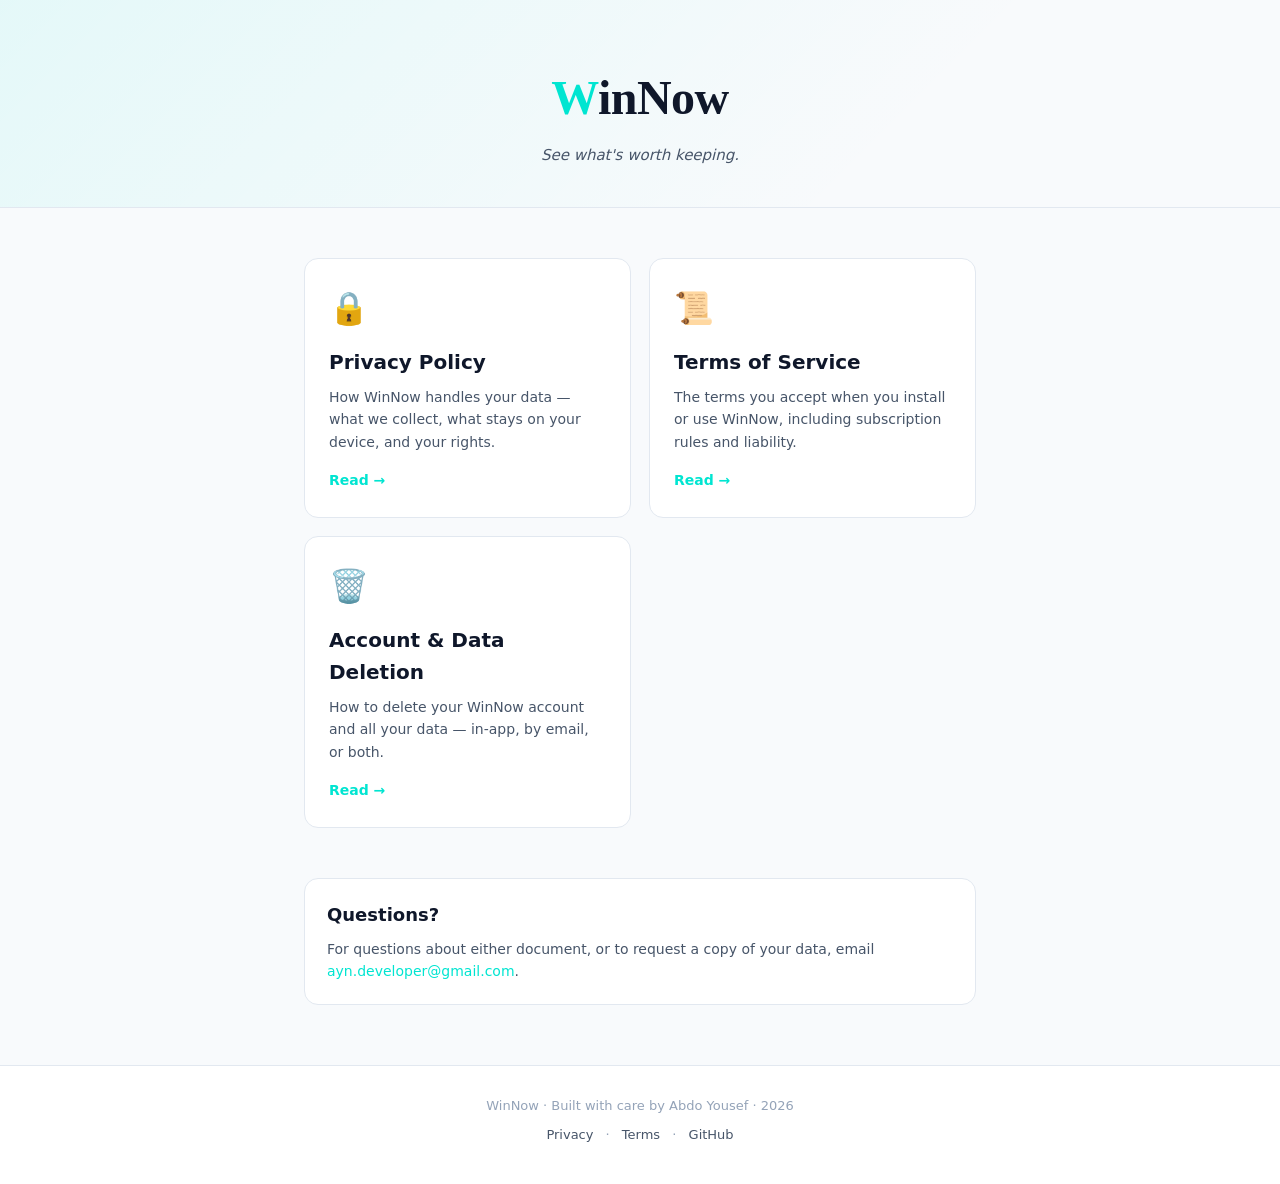
<file: index.html>
<!DOCTYPE html>
<html lang="en">
<head>
<meta charset="UTF-8">
<meta name="viewport" content="width=device-width, initial-scale=1.0">
<title>WinNow — Legal</title>
<meta name="description" content="WinNow legal documents — Privacy Policy and Terms of Service.">
<link rel="stylesheet" href="style.css">
</head>
<body>
<header class="hero">
  <div class="container">
    <div class="brand">
      <span class="brand-w">W</span><span class="brand-rest">inNow</span>
    </div>
    <p class="tagline">See what's worth keeping.</p>
  </div>
</header>

<main class="container">
  <section class="card-grid">
    <a class="card" href="privacy.html">
      <div class="card-icon">🔒</div>
      <h2>Privacy Policy</h2>
      <p>How WinNow handles your data — what we collect, what stays on your device, and your rights.</p>
      <span class="card-cta">Read →</span>
    </a>

    <a class="card" href="terms.html">
      <div class="card-icon">📜</div>
      <h2>Terms of Service</h2>
      <p>The terms you accept when you install or use WinNow, including subscription rules and liability.</p>
      <span class="card-cta">Read →</span>
    </a>

    <a class="card" href="account-deletion.html">
      <div class="card-icon">🗑️</div>
      <h2>Account &amp; Data Deletion</h2>
      <p>How to delete your WinNow account and all your data — in-app, by email, or both.</p>
      <span class="card-cta">Read →</span>
    </a>
  </section>

  <section class="contact">
    <h3>Questions?</h3>
    <p>
      For questions about either document, or to request a copy of your data, email
      <a href="mailto:ayn.developer@gmail.com">ayn.developer@gmail.com</a>.
    </p>
  </section>
</main>

<footer>
  <div class="container">
    <p>WinNow · Built with care by Abdo Yousef · 2026</p>
    <p class="links">
      <a href="privacy.html">Privacy</a> ·
      <a href="terms.html">Terms</a> ·
      <a href="https://github.com/abdoooyousef/winnow">GitHub</a>
    </p>
  </div>
</footer>
</body>
</html>
</file>
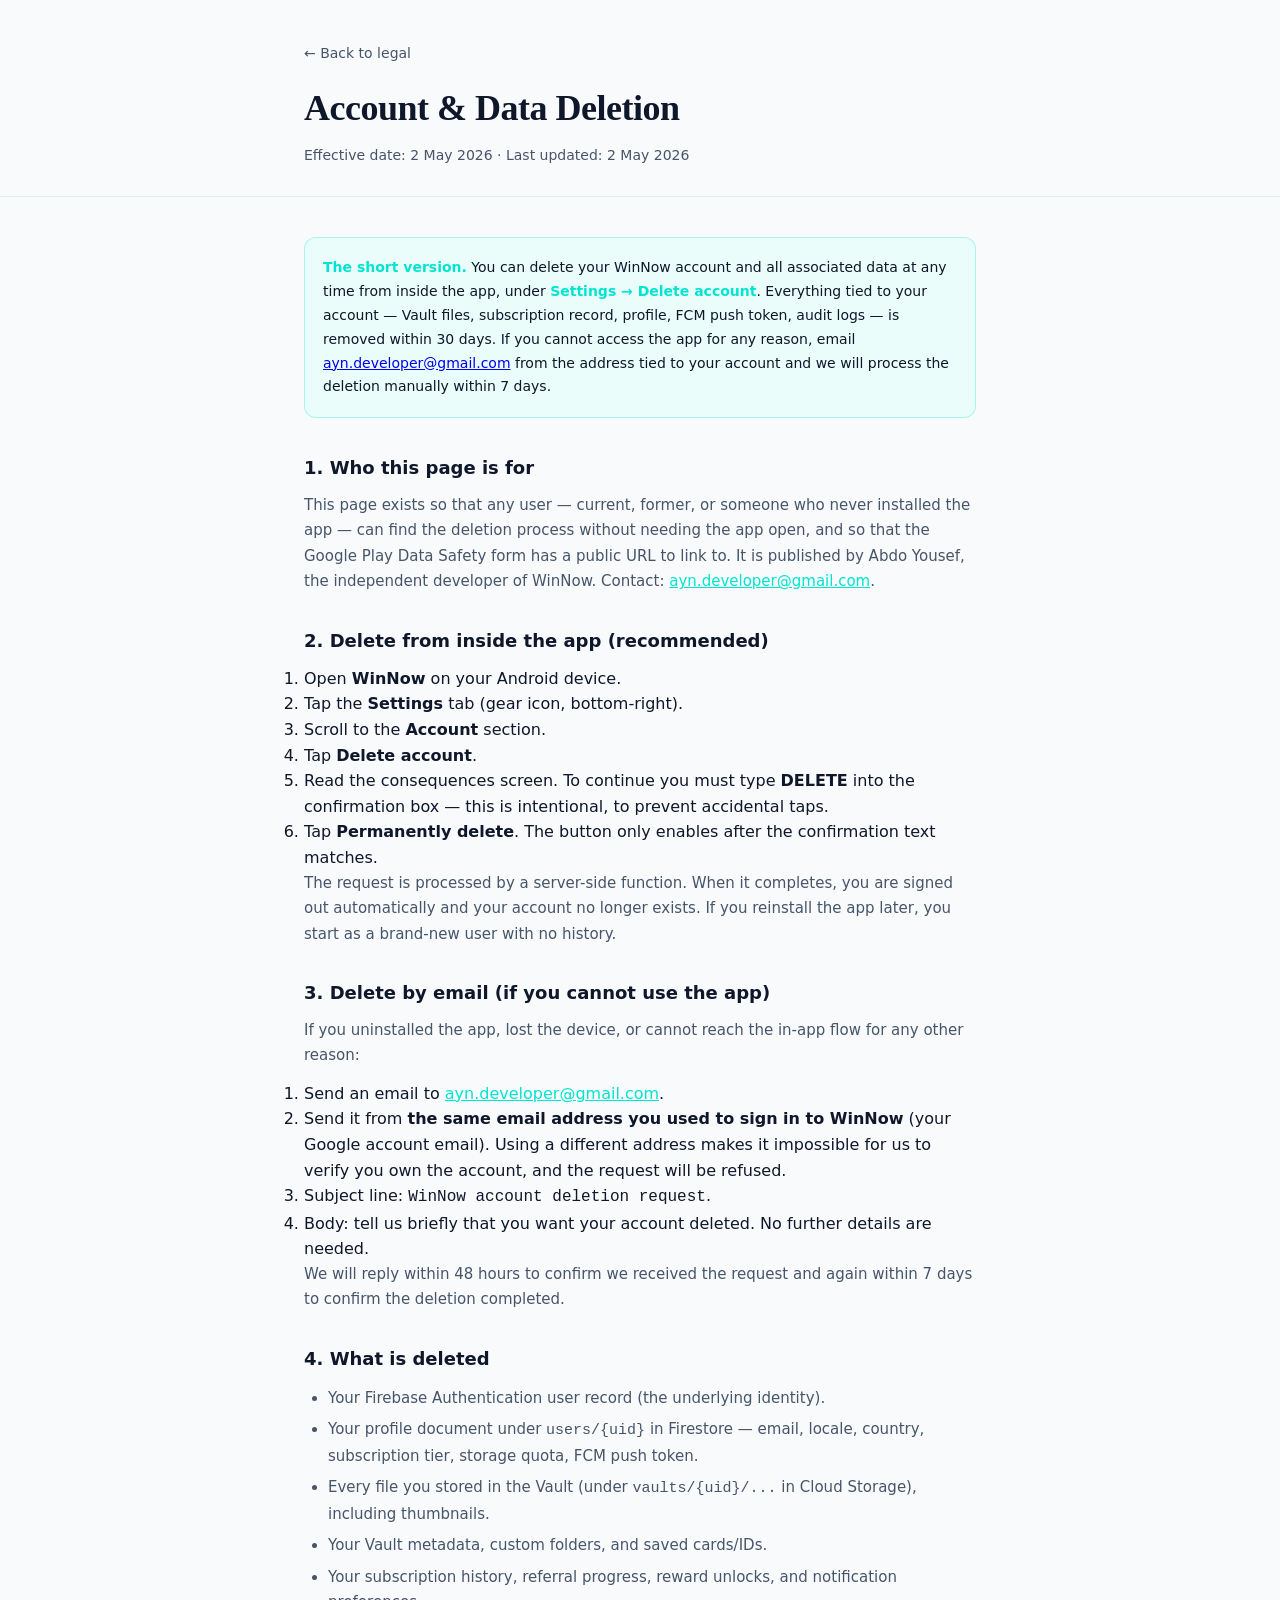
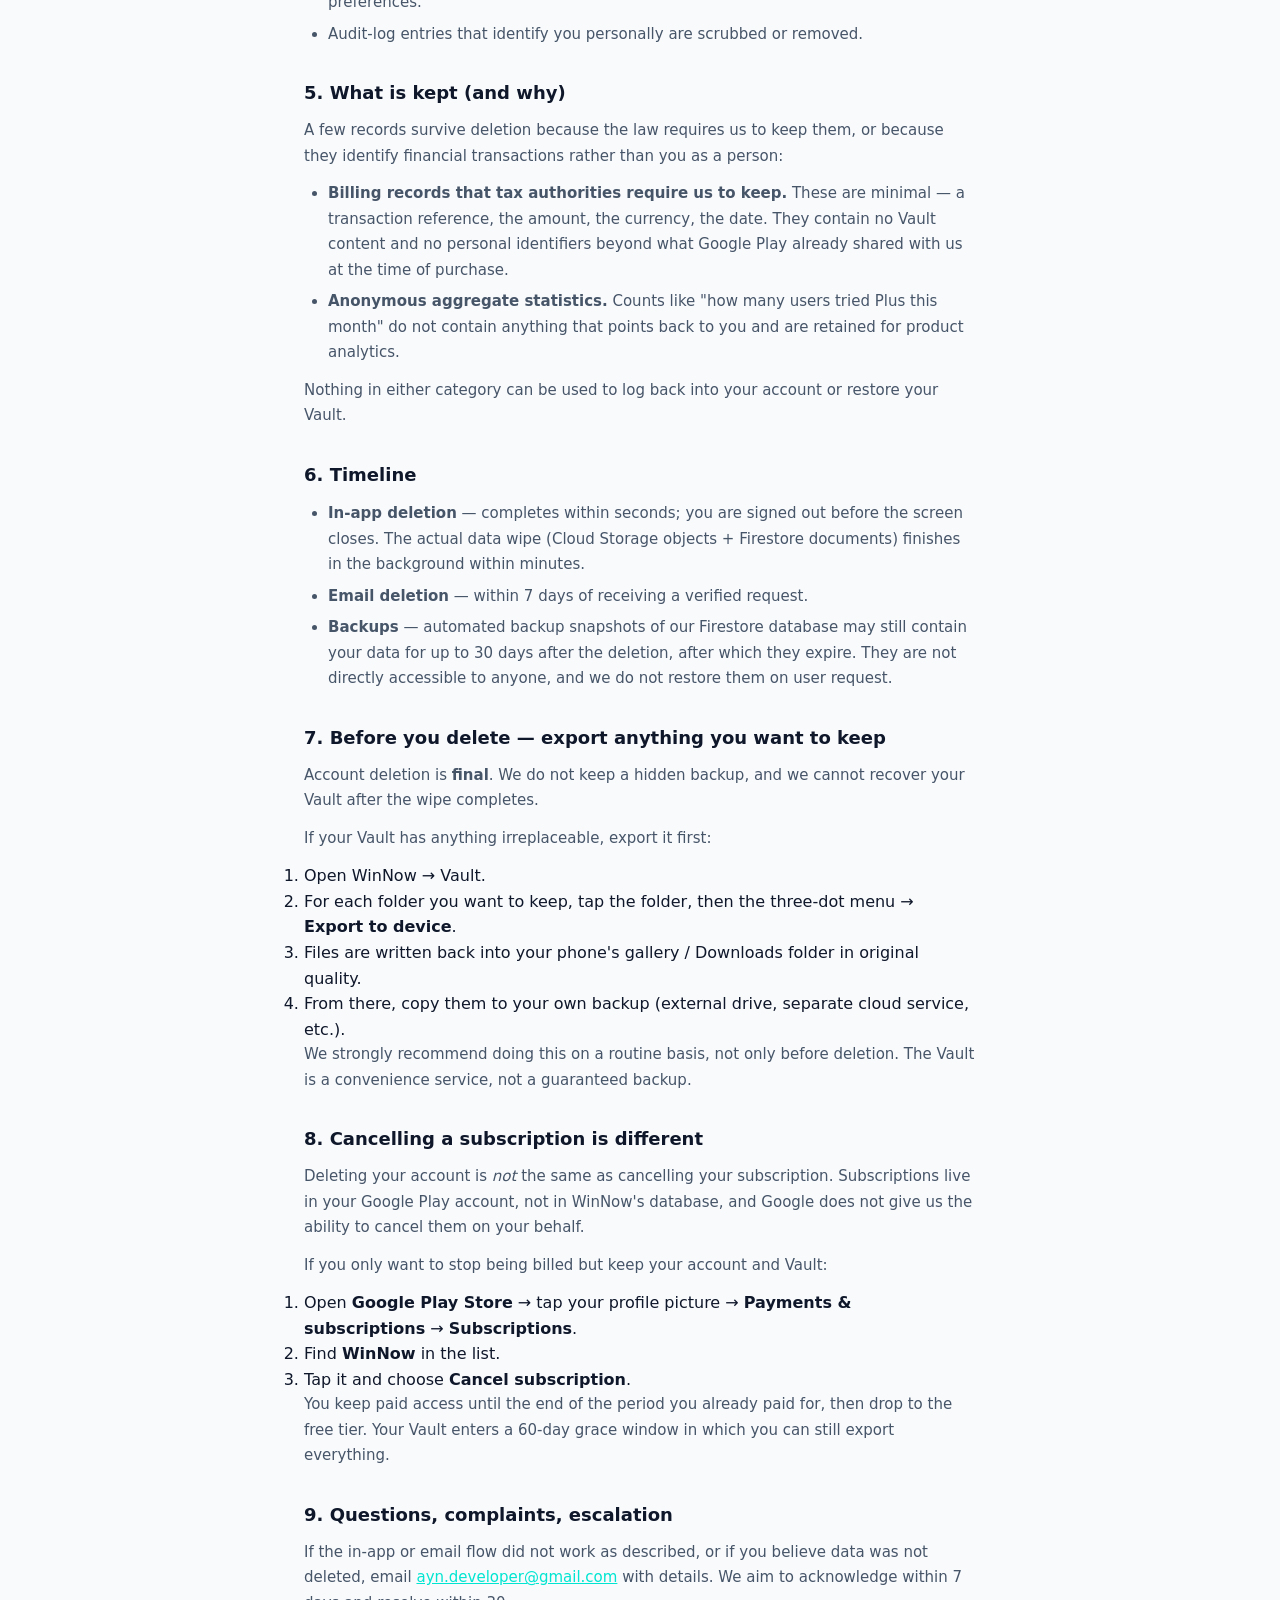
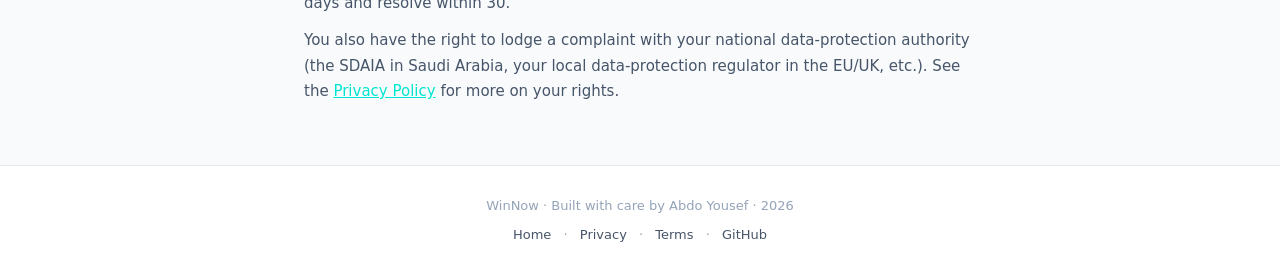
<file: account-deletion.html>
<!DOCTYPE html>
<html lang="en">
<head>
<meta charset="UTF-8">
<meta name="viewport" content="width=device-width, initial-scale=1.0">
<title>Account &amp; Data Deletion — WinNow</title>
<meta name="description" content="How to delete your WinNow account and what happens to your data — in-app, by email, or both.">
<link rel="stylesheet" href="style.css">
</head>
<body>

<header class="doc-header">
  <div class="container">
    <a class="doc-back" href="index.html">← Back to legal</a>
    <h1 class="doc-title">Account &amp; Data Deletion</h1>
    <p class="doc-meta">Effective date: 2 May 2026 · Last updated: 2 May 2026</p>
  </div>
</header>

<main class="container">

  <div class="doc-intro">
    <strong>The short version.</strong> You can delete your WinNow account and all associated data at any time from inside the app, under <strong>Settings → Delete account</strong>. Everything tied to your account — Vault files, subscription record, profile, FCM push token, audit logs — is removed within 30 days. If you cannot access the app for any reason, email <a href="mailto:ayn.developer@gmail.com">ayn.developer@gmail.com</a> from the address tied to your account and we will process the deletion manually within 7 days.
  </div>

  <section class="doc-section">
    <h2>1. Who this page is for</h2>
    <p>This page exists so that any user — current, former, or someone who never installed the app — can find the deletion process without needing the app open, and so that the Google Play Data Safety form has a public URL to link to. It is published by Abdo Yousef, the independent developer of WinNow. Contact: <a href="mailto:ayn.developer@gmail.com">ayn.developer@gmail.com</a>.</p>
  </section>

  <section class="doc-section">
    <h2>2. Delete from inside the app (recommended)</h2>
    <ol>
      <li>Open <strong>WinNow</strong> on your Android device.</li>
      <li>Tap the <strong>Settings</strong> tab (gear icon, bottom-right).</li>
      <li>Scroll to the <strong>Account</strong> section.</li>
      <li>Tap <strong>Delete account</strong>.</li>
      <li>Read the consequences screen. To continue you must type <strong>DELETE</strong> into the confirmation box — this is intentional, to prevent accidental taps.</li>
      <li>Tap <strong>Permanently delete</strong>. The button only enables after the confirmation text matches.</li>
    </ol>
    <p>The request is processed by a server-side function. When it completes, you are signed out automatically and your account no longer exists. If you reinstall the app later, you start as a brand-new user with no history.</p>
  </section>

  <section class="doc-section">
    <h2>3. Delete by email (if you cannot use the app)</h2>
    <p>If you uninstalled the app, lost the device, or cannot reach the in-app flow for any other reason:</p>
    <ol>
      <li>Send an email to <a href="mailto:ayn.developer@gmail.com">ayn.developer@gmail.com</a>.</li>
      <li>Send it from <strong>the same email address you used to sign in to WinNow</strong> (your Google account email). Using a different address makes it impossible for us to verify you own the account, and the request will be refused.</li>
      <li>Subject line: <code>WinNow account deletion request</code>.</li>
      <li>Body: tell us briefly that you want your account deleted. No further details are needed.</li>
    </ol>
    <p>We will reply within 48 hours to confirm we received the request and again within 7 days to confirm the deletion completed.</p>
  </section>

  <section class="doc-section">
    <h2>4. What is deleted</h2>
    <ul>
      <li>Your Firebase Authentication user record (the underlying identity).</li>
      <li>Your profile document under <code>users/{uid}</code> in Firestore — email, locale, country, subscription tier, storage quota, FCM push token.</li>
      <li>Every file you stored in the Vault (under <code>vaults/{uid}/...</code> in Cloud Storage), including thumbnails.</li>
      <li>Your Vault metadata, custom folders, and saved cards/IDs.</li>
      <li>Your subscription history, referral progress, reward unlocks, and notification preferences.</li>
      <li>Audit-log entries that identify you personally are scrubbed or removed.</li>
    </ul>
  </section>

  <section class="doc-section">
    <h2>5. What is kept (and why)</h2>
    <p>A few records survive deletion because the law requires us to keep them, or because they identify financial transactions rather than you as a person:</p>
    <ul>
      <li><strong>Billing records that tax authorities require us to keep.</strong> These are minimal — a transaction reference, the amount, the currency, the date. They contain no Vault content and no personal identifiers beyond what Google Play already shared with us at the time of purchase.</li>
      <li><strong>Anonymous aggregate statistics.</strong> Counts like "how many users tried Plus this month" do not contain anything that points back to you and are retained for product analytics.</li>
    </ul>
    <p>Nothing in either category can be used to log back into your account or restore your Vault.</p>
  </section>

  <section class="doc-section">
    <h2>6. Timeline</h2>
    <ul>
      <li><strong>In-app deletion</strong> — completes within seconds; you are signed out before the screen closes. The actual data wipe (Cloud Storage objects + Firestore documents) finishes in the background within minutes.</li>
      <li><strong>Email deletion</strong> — within 7 days of receiving a verified request.</li>
      <li><strong>Backups</strong> — automated backup snapshots of our Firestore database may still contain your data for up to 30 days after the deletion, after which they expire. They are not directly accessible to anyone, and we do not restore them on user request.</li>
    </ul>
  </section>

  <section class="doc-section">
    <h2>7. Before you delete — export anything you want to keep</h2>
    <p>Account deletion is <strong>final</strong>. We do not keep a hidden backup, and we cannot recover your Vault after the wipe completes.</p>
    <p>If your Vault has anything irreplaceable, export it first:</p>
    <ol>
      <li>Open WinNow → Vault.</li>
      <li>For each folder you want to keep, tap the folder, then the three-dot menu → <strong>Export to device</strong>.</li>
      <li>Files are written back into your phone's gallery / Downloads folder in original quality.</li>
      <li>From there, copy them to your own backup (external drive, separate cloud service, etc.).</li>
    </ol>
    <p>We strongly recommend doing this on a routine basis, not only before deletion. The Vault is a convenience service, not a guaranteed backup.</p>
  </section>

  <section class="doc-section">
    <h2>8. Cancelling a subscription is different</h2>
    <p>Deleting your account is <em>not</em> the same as cancelling your subscription. Subscriptions live in your Google Play account, not in WinNow's database, and Google does not give us the ability to cancel them on your behalf.</p>
    <p>If you only want to stop being billed but keep your account and Vault:</p>
    <ol>
      <li>Open <strong>Google Play Store</strong> → tap your profile picture → <strong>Payments &amp; subscriptions</strong> → <strong>Subscriptions</strong>.</li>
      <li>Find <strong>WinNow</strong> in the list.</li>
      <li>Tap it and choose <strong>Cancel subscription</strong>.</li>
    </ol>
    <p>You keep paid access until the end of the period you already paid for, then drop to the free tier. Your Vault enters a 60-day grace window in which you can still export everything.</p>
  </section>

  <section class="doc-section">
    <h2>9. Questions, complaints, escalation</h2>
    <p>If the in-app or email flow did not work as described, or if you believe data was not deleted, email <a href="mailto:ayn.developer@gmail.com">ayn.developer@gmail.com</a> with details. We aim to acknowledge within 7 days and resolve within 30.</p>
    <p>You also have the right to lodge a complaint with your national data-protection authority (the SDAIA in Saudi Arabia, your local data-protection regulator in the EU/UK, etc.). See the <a href="privacy.html">Privacy Policy</a> for more on your rights.</p>
  </section>

</main>

<footer>
  <div class="container">
    <p>WinNow · Built with care by Abdo Yousef · 2026</p>
    <p class="links">
      <a href="index.html">Home</a> ·
      <a href="privacy.html">Privacy</a> ·
      <a href="terms.html">Terms</a> ·
      <a href="https://github.com/abdoooyousef/winnow">GitHub</a>
    </p>
  </div>
</footer>

</body>
</html>
</file>
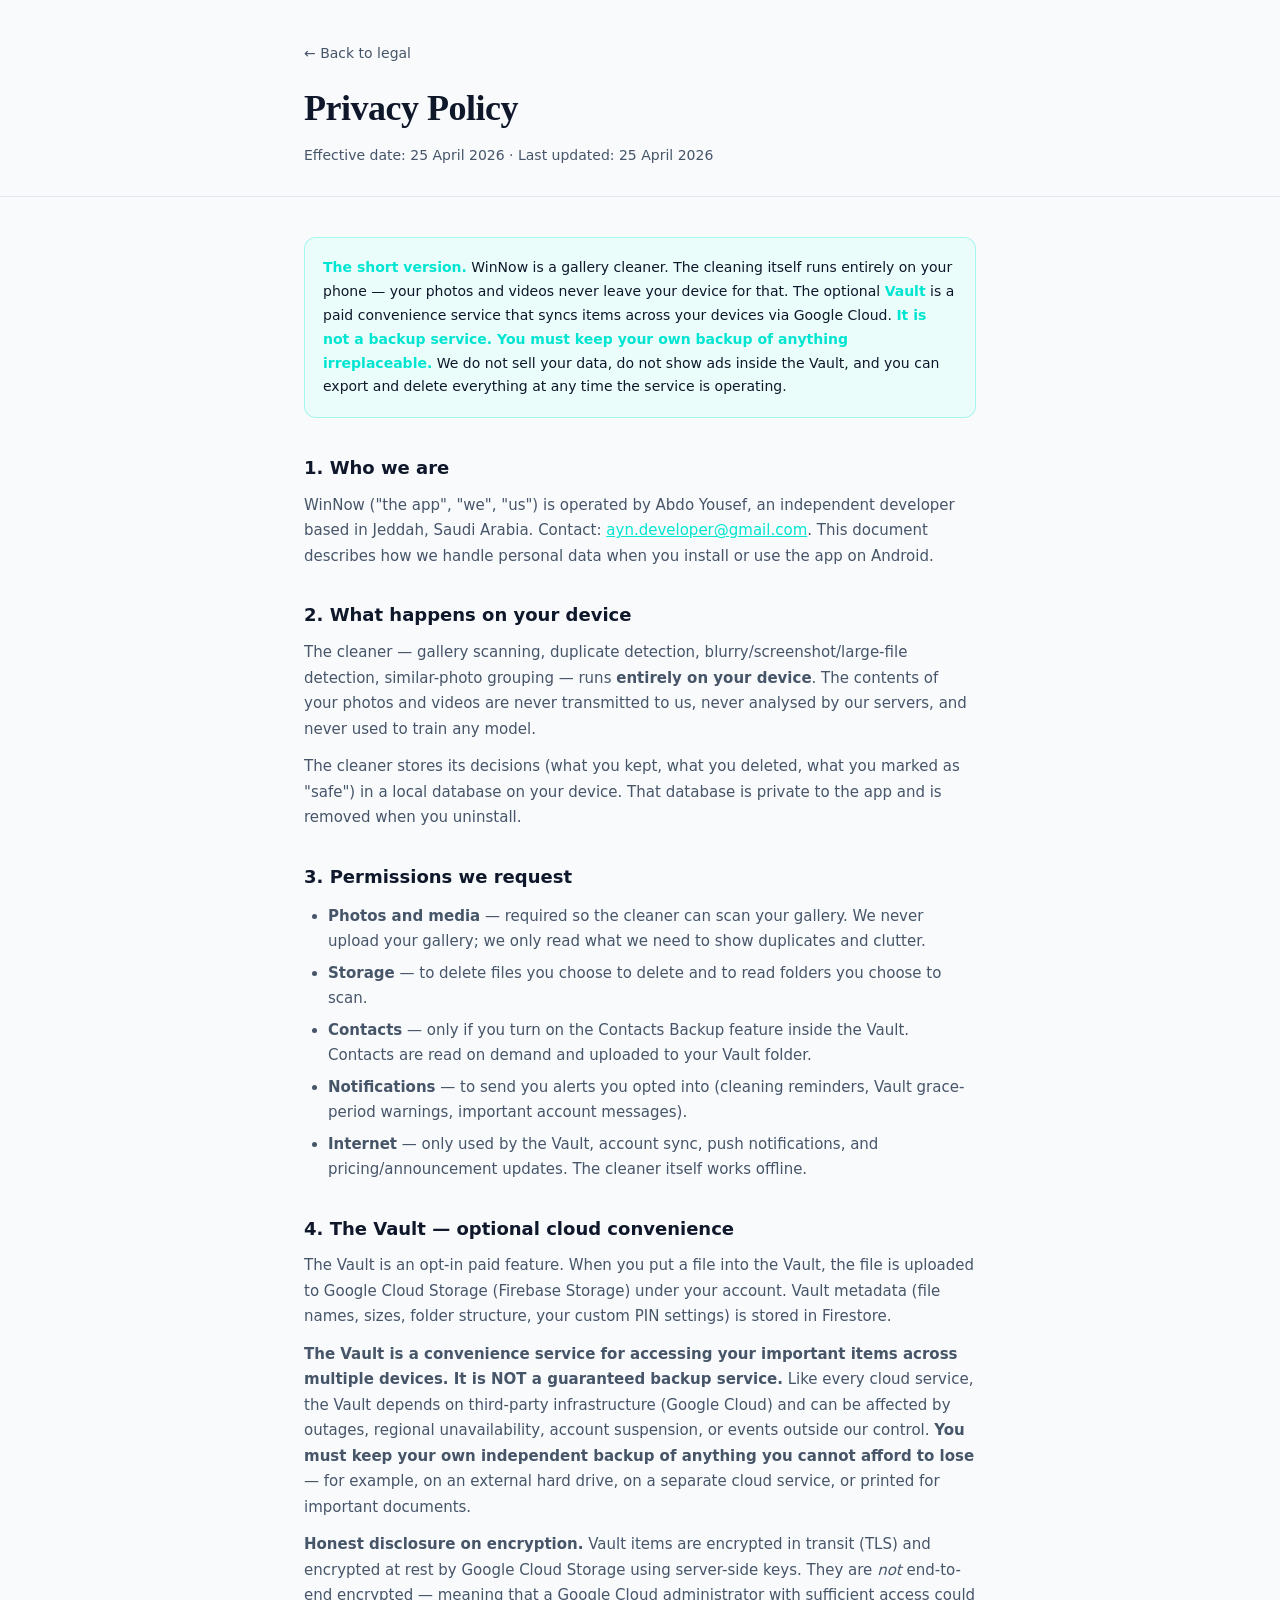
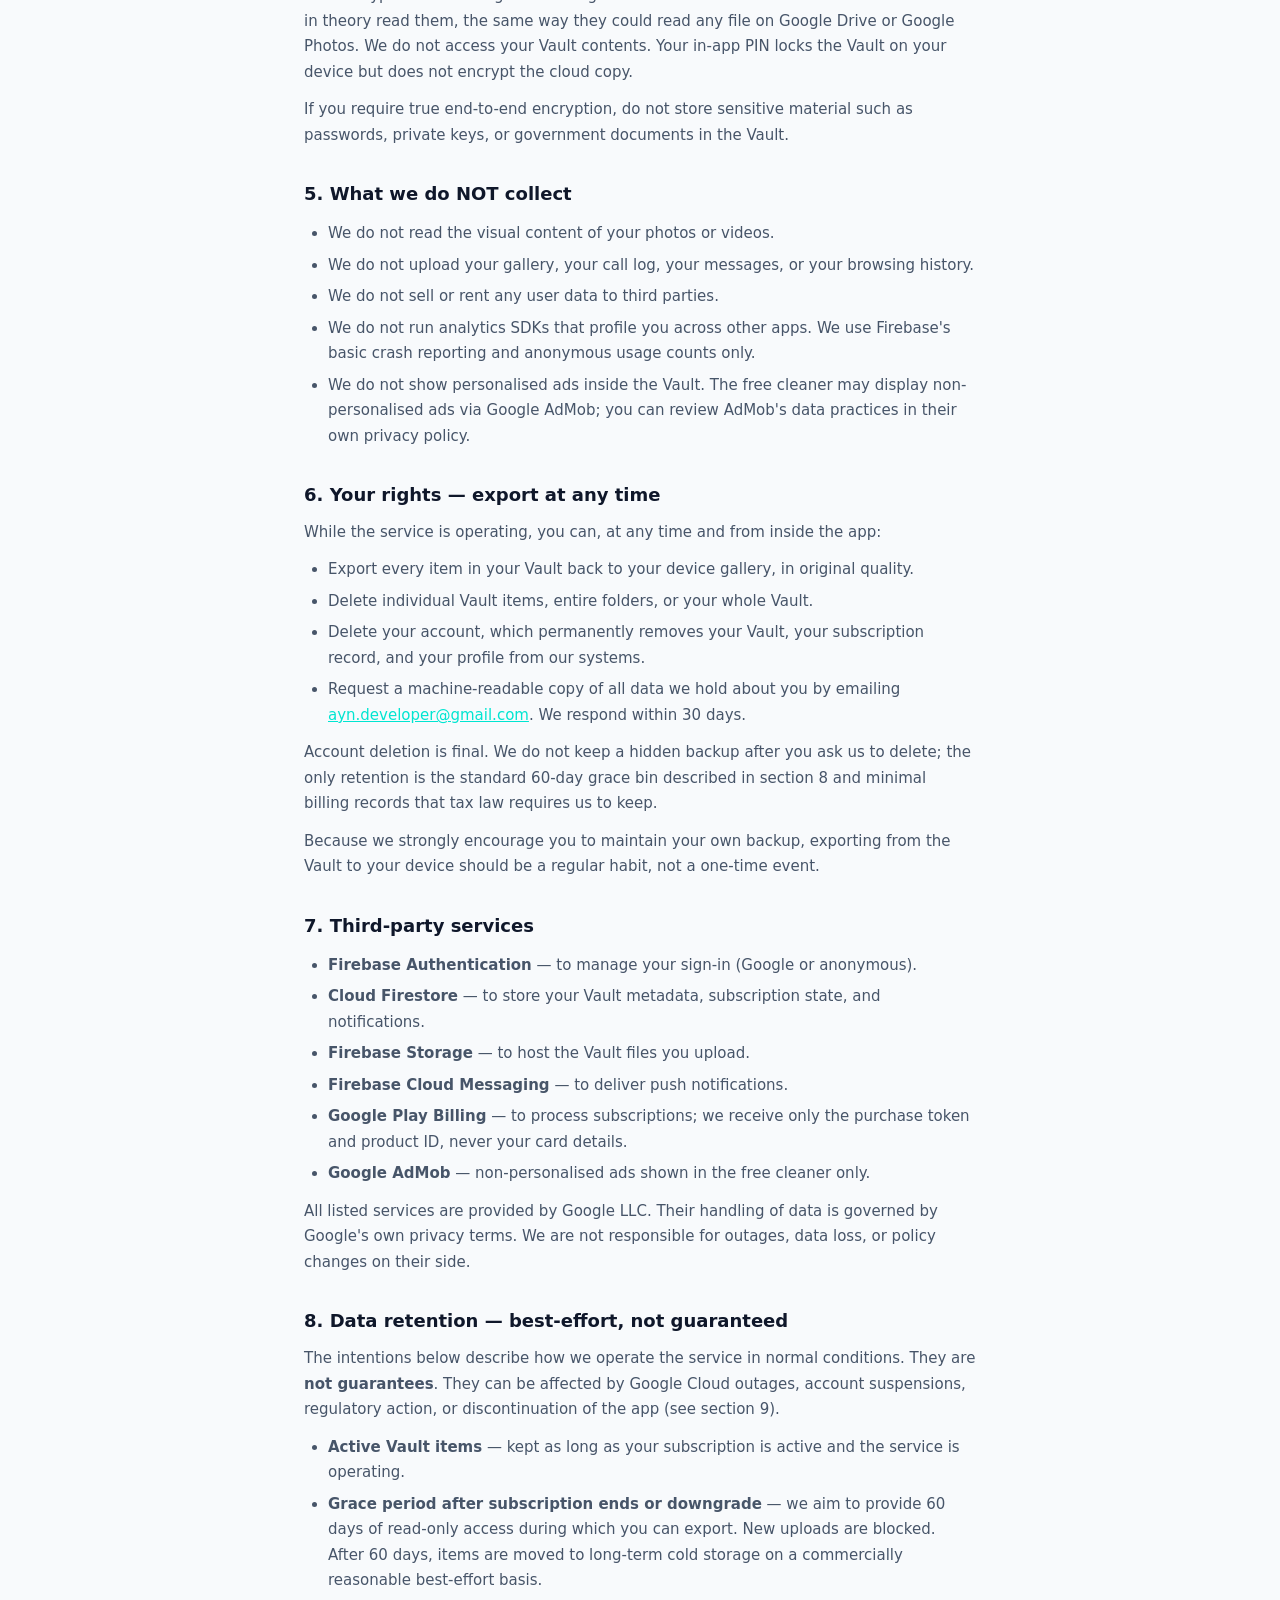
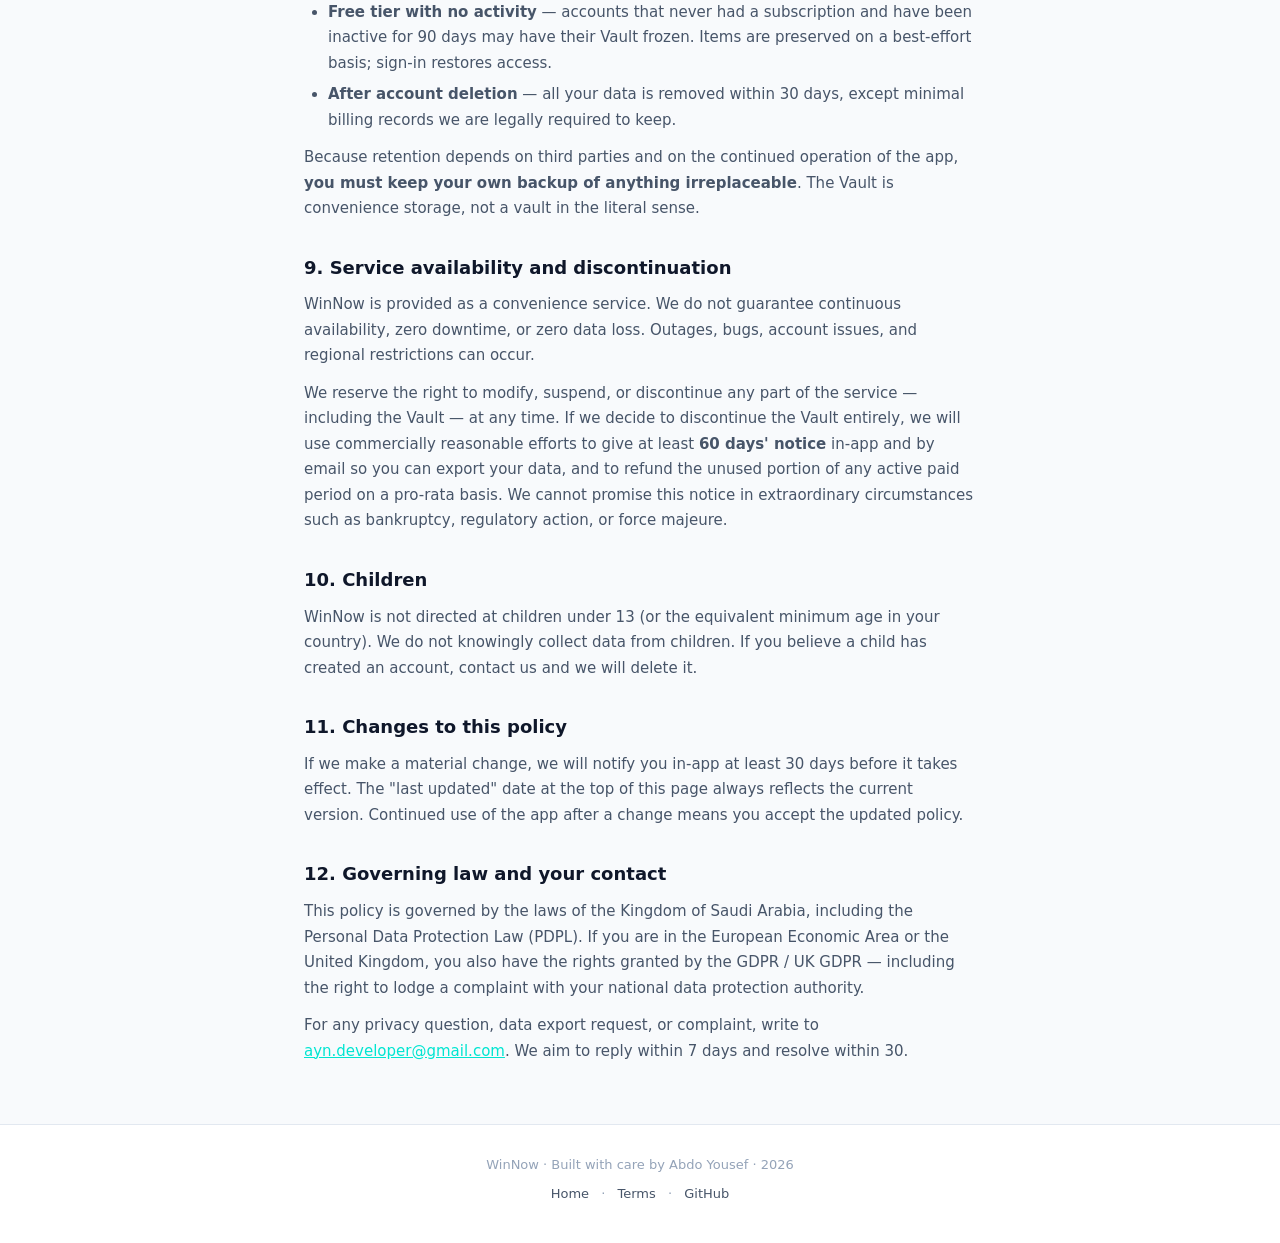
<file: privacy.html>
<!DOCTYPE html>
<html lang="en">
<head>
<meta charset="UTF-8">
<meta name="viewport" content="width=device-width, initial-scale=1.0">
<title>Privacy Policy — WinNow</title>
<meta name="description" content="WinNow Privacy Policy — what stays on your device, what reaches our servers, and your rights.">
<link rel="stylesheet" href="style.css">
</head>
<body>

<header class="doc-header">
  <div class="container">
    <a class="doc-back" href="index.html">← Back to legal</a>
    <h1 class="doc-title">Privacy Policy</h1>
    <p class="doc-meta">Effective date: 25 April 2026 · Last updated: 25 April 2026</p>
  </div>
</header>

<main class="container">

  <div class="doc-intro">
    <strong>The short version.</strong> WinNow is a gallery cleaner. The cleaning itself runs entirely on your phone — your photos and videos never leave your device for that. The optional <strong>Vault</strong> is a paid convenience service that syncs items across your devices via Google Cloud. <strong>It is not a backup service. You must keep your own backup of anything irreplaceable.</strong> We do not sell your data, do not show ads inside the Vault, and you can export and delete everything at any time the service is operating.
  </div>

  <section class="doc-section">
    <h2>1. Who we are</h2>
    <p>WinNow ("the app", "we", "us") is operated by Abdo Yousef, an independent developer based in Jeddah, Saudi Arabia. Contact: <a href="mailto:ayn.developer@gmail.com">ayn.developer@gmail.com</a>. This document describes how we handle personal data when you install or use the app on Android.</p>
  </section>

  <section class="doc-section">
    <h2>2. What happens on your device</h2>
    <p>The cleaner — gallery scanning, duplicate detection, blurry/screenshot/large-file detection, similar-photo grouping — runs <strong>entirely on your device</strong>. The contents of your photos and videos are never transmitted to us, never analysed by our servers, and never used to train any model.</p>
    <p>The cleaner stores its decisions (what you kept, what you deleted, what you marked as "safe") in a local database on your device. That database is private to the app and is removed when you uninstall.</p>
  </section>

  <section class="doc-section">
    <h2>3. Permissions we request</h2>
    <ul>
      <li><strong>Photos and media</strong> — required so the cleaner can scan your gallery. We never upload your gallery; we only read what we need to show duplicates and clutter.</li>
      <li><strong>Storage</strong> — to delete files you choose to delete and to read folders you choose to scan.</li>
      <li><strong>Contacts</strong> — only if you turn on the Contacts Backup feature inside the Vault. Contacts are read on demand and uploaded to your Vault folder.</li>
      <li><strong>Notifications</strong> — to send you alerts you opted into (cleaning reminders, Vault grace-period warnings, important account messages).</li>
      <li><strong>Internet</strong> — only used by the Vault, account sync, push notifications, and pricing/announcement updates. The cleaner itself works offline.</li>
    </ul>
  </section>

  <section class="doc-section">
    <h2>4. The Vault — optional cloud convenience</h2>
    <p>The Vault is an opt-in paid feature. When you put a file into the Vault, the file is uploaded to Google Cloud Storage (Firebase Storage) under your account. Vault metadata (file names, sizes, folder structure, your custom PIN settings) is stored in Firestore.</p>
    <p><strong>The Vault is a convenience service for accessing your important items across multiple devices. It is NOT a guaranteed backup service.</strong> Like every cloud service, the Vault depends on third-party infrastructure (Google Cloud) and can be affected by outages, regional unavailability, account suspension, or events outside our control. <strong>You must keep your own independent backup of anything you cannot afford to lose</strong> — for example, on an external hard drive, on a separate cloud service, or printed for important documents.</p>
    <p><strong>Honest disclosure on encryption.</strong> Vault items are encrypted in transit (TLS) and encrypted at rest by Google Cloud Storage using server-side keys. They are <em>not</em> end-to-end encrypted — meaning that a Google Cloud administrator with sufficient access could in theory read them, the same way they could read any file on Google Drive or Google Photos. We do not access your Vault contents. Your in-app PIN locks the Vault on your device but does not encrypt the cloud copy.</p>
    <p>If you require true end-to-end encryption, do not store sensitive material such as passwords, private keys, or government documents in the Vault.</p>
  </section>

  <section class="doc-section">
    <h2>5. What we do NOT collect</h2>
    <ul>
      <li>We do not read the visual content of your photos or videos.</li>
      <li>We do not upload your gallery, your call log, your messages, or your browsing history.</li>
      <li>We do not sell or rent any user data to third parties.</li>
      <li>We do not run analytics SDKs that profile you across other apps. We use Firebase's basic crash reporting and anonymous usage counts only.</li>
      <li>We do not show personalised ads inside the Vault. The free cleaner may display non-personalised ads via Google AdMob; you can review AdMob's data practices in their own privacy policy.</li>
    </ul>
  </section>

  <section class="doc-section">
    <h2>6. Your rights — export at any time</h2>
    <p>While the service is operating, you can, at any time and from inside the app:</p>
    <ul>
      <li>Export every item in your Vault back to your device gallery, in original quality.</li>
      <li>Delete individual Vault items, entire folders, or your whole Vault.</li>
      <li>Delete your account, which permanently removes your Vault, your subscription record, and your profile from our systems.</li>
      <li>Request a machine-readable copy of all data we hold about you by emailing <a href="mailto:ayn.developer@gmail.com">ayn.developer@gmail.com</a>. We respond within 30 days.</li>
    </ul>
    <p>Account deletion is final. We do not keep a hidden backup after you ask us to delete; the only retention is the standard 60-day grace bin described in section 8 and minimal billing records that tax law requires us to keep.</p>
    <p>Because we strongly encourage you to maintain your own backup, exporting from the Vault to your device should be a regular habit, not a one-time event.</p>
  </section>

  <section class="doc-section">
    <h2>7. Third-party services</h2>
    <ul>
      <li><strong>Firebase Authentication</strong> — to manage your sign-in (Google or anonymous).</li>
      <li><strong>Cloud Firestore</strong> — to store your Vault metadata, subscription state, and notifications.</li>
      <li><strong>Firebase Storage</strong> — to host the Vault files you upload.</li>
      <li><strong>Firebase Cloud Messaging</strong> — to deliver push notifications.</li>
      <li><strong>Google Play Billing</strong> — to process subscriptions; we receive only the purchase token and product ID, never your card details.</li>
      <li><strong>Google AdMob</strong> — non-personalised ads shown in the free cleaner only.</li>
    </ul>
    <p>All listed services are provided by Google LLC. Their handling of data is governed by Google's own privacy terms. We are not responsible for outages, data loss, or policy changes on their side.</p>
  </section>

  <section class="doc-section">
    <h2>8. Data retention — best-effort, not guaranteed</h2>
    <p>The intentions below describe how we operate the service in normal conditions. They are <strong>not guarantees</strong>. They can be affected by Google Cloud outages, account suspensions, regulatory action, or discontinuation of the app (see section 9).</p>
    <ul>
      <li><strong>Active Vault items</strong> — kept as long as your subscription is active and the service is operating.</li>
      <li><strong>Grace period after subscription ends or downgrade</strong> — we aim to provide 60 days of read-only access during which you can export. New uploads are blocked. After 60 days, items are moved to long-term cold storage on a commercially reasonable best-effort basis.</li>
      <li><strong>Free tier with no activity</strong> — accounts that never had a subscription and have been inactive for 90 days may have their Vault frozen. Items are preserved on a best-effort basis; sign-in restores access.</li>
      <li><strong>After account deletion</strong> — all your data is removed within 30 days, except minimal billing records we are legally required to keep.</li>
    </ul>
    <p>Because retention depends on third parties and on the continued operation of the app, <strong>you must keep your own backup of anything irreplaceable</strong>. The Vault is convenience storage, not a vault in the literal sense.</p>
  </section>

  <section class="doc-section">
    <h2>9. Service availability and discontinuation</h2>
    <p>WinNow is provided as a convenience service. We do not guarantee continuous availability, zero downtime, or zero data loss. Outages, bugs, account issues, and regional restrictions can occur.</p>
    <p>We reserve the right to modify, suspend, or discontinue any part of the service — including the Vault — at any time. If we decide to discontinue the Vault entirely, we will use commercially reasonable efforts to give at least <strong>60 days' notice</strong> in-app and by email so you can export your data, and to refund the unused portion of any active paid period on a pro-rata basis. We cannot promise this notice in extraordinary circumstances such as bankruptcy, regulatory action, or force majeure.</p>
  </section>

  <section class="doc-section">
    <h2>10. Children</h2>
    <p>WinNow is not directed at children under 13 (or the equivalent minimum age in your country). We do not knowingly collect data from children. If you believe a child has created an account, contact us and we will delete it.</p>
  </section>

  <section class="doc-section">
    <h2>11. Changes to this policy</h2>
    <p>If we make a material change, we will notify you in-app at least 30 days before it takes effect. The "last updated" date at the top of this page always reflects the current version. Continued use of the app after a change means you accept the updated policy.</p>
  </section>

  <section class="doc-section">
    <h2>12. Governing law and your contact</h2>
    <p>This policy is governed by the laws of the Kingdom of Saudi Arabia, including the Personal Data Protection Law (PDPL). If you are in the European Economic Area or the United Kingdom, you also have the rights granted by the GDPR / UK GDPR — including the right to lodge a complaint with your national data protection authority.</p>
    <p>For any privacy question, data export request, or complaint, write to <a href="mailto:ayn.developer@gmail.com">ayn.developer@gmail.com</a>. We aim to reply within 7 days and resolve within 30.</p>
  </section>

</main>

<footer>
  <div class="container">
    <p>WinNow · Built with care by Abdo Yousef · 2026</p>
    <p class="links">
      <a href="index.html">Home</a> ·
      <a href="terms.html">Terms</a> ·
      <a href="https://github.com/abdoooyousef/winnow">GitHub</a>
    </p>
  </div>
</footer>

</body>
</html>
</file>
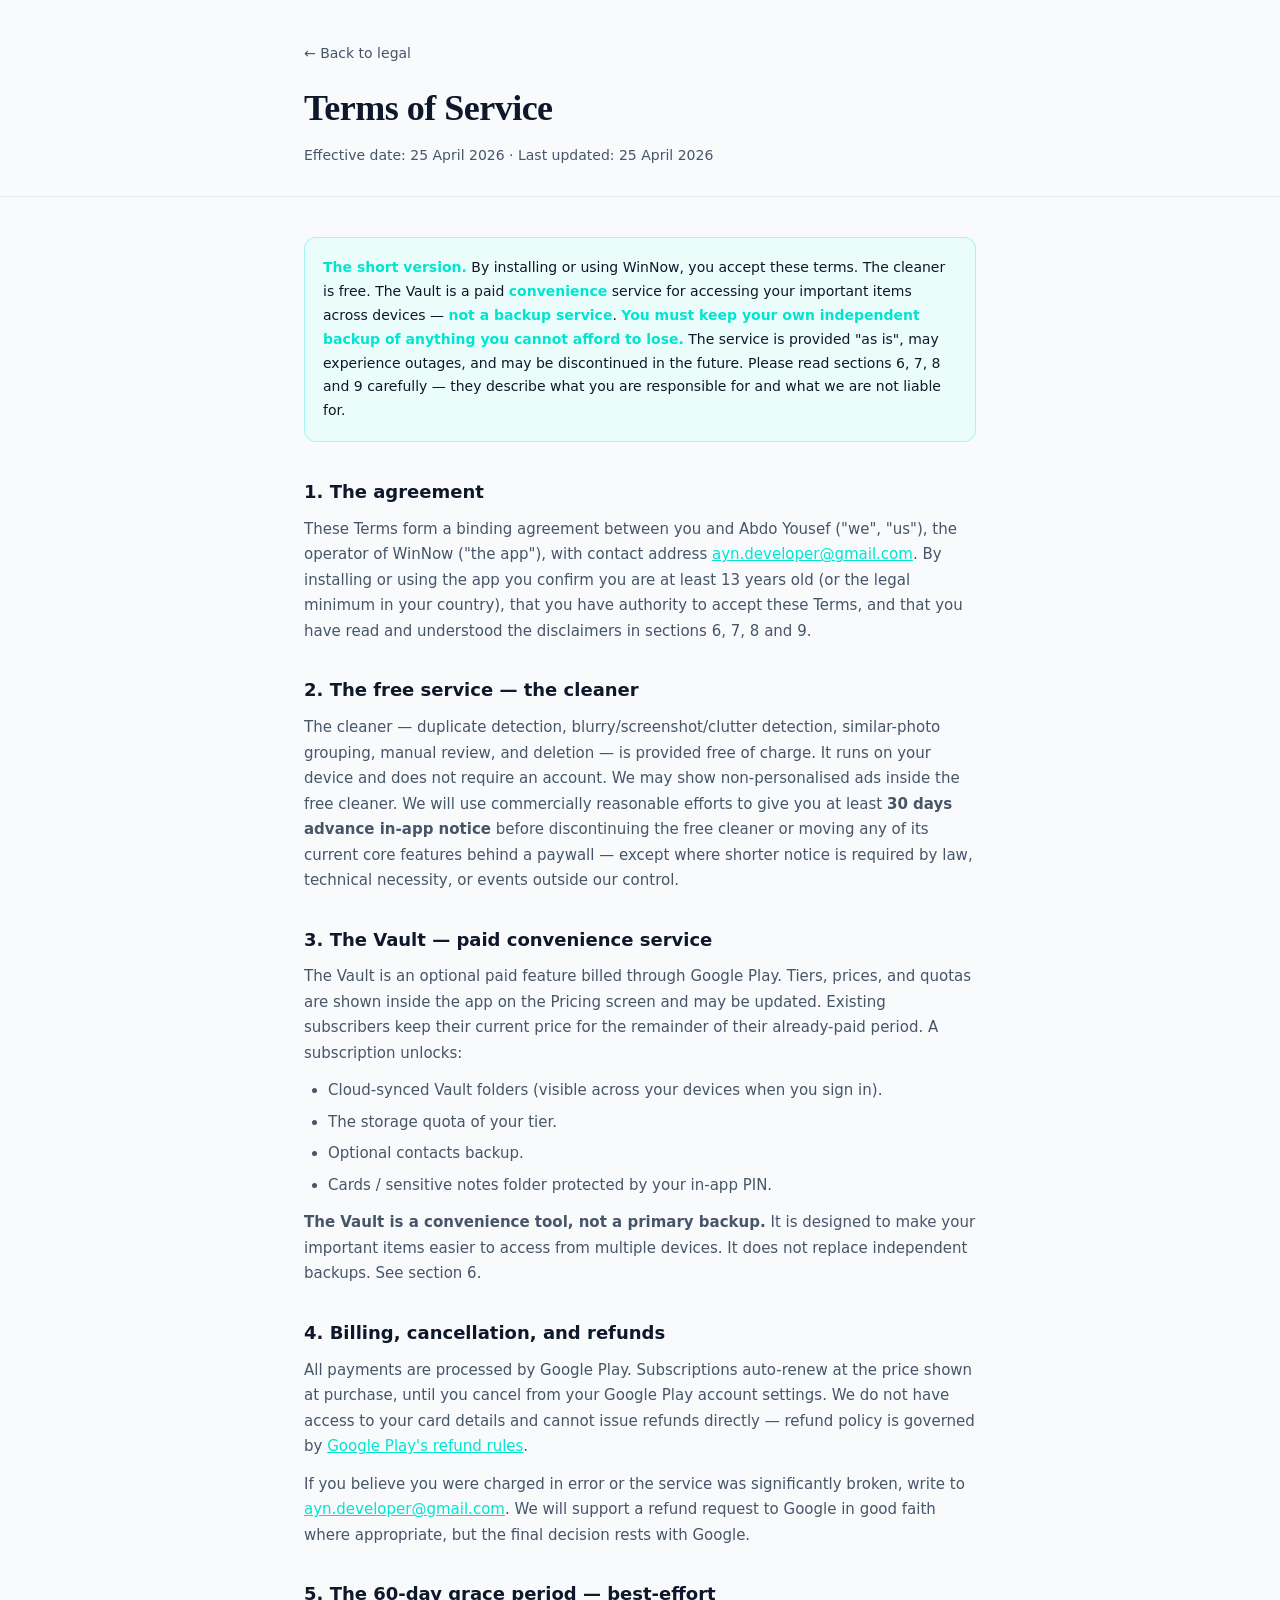
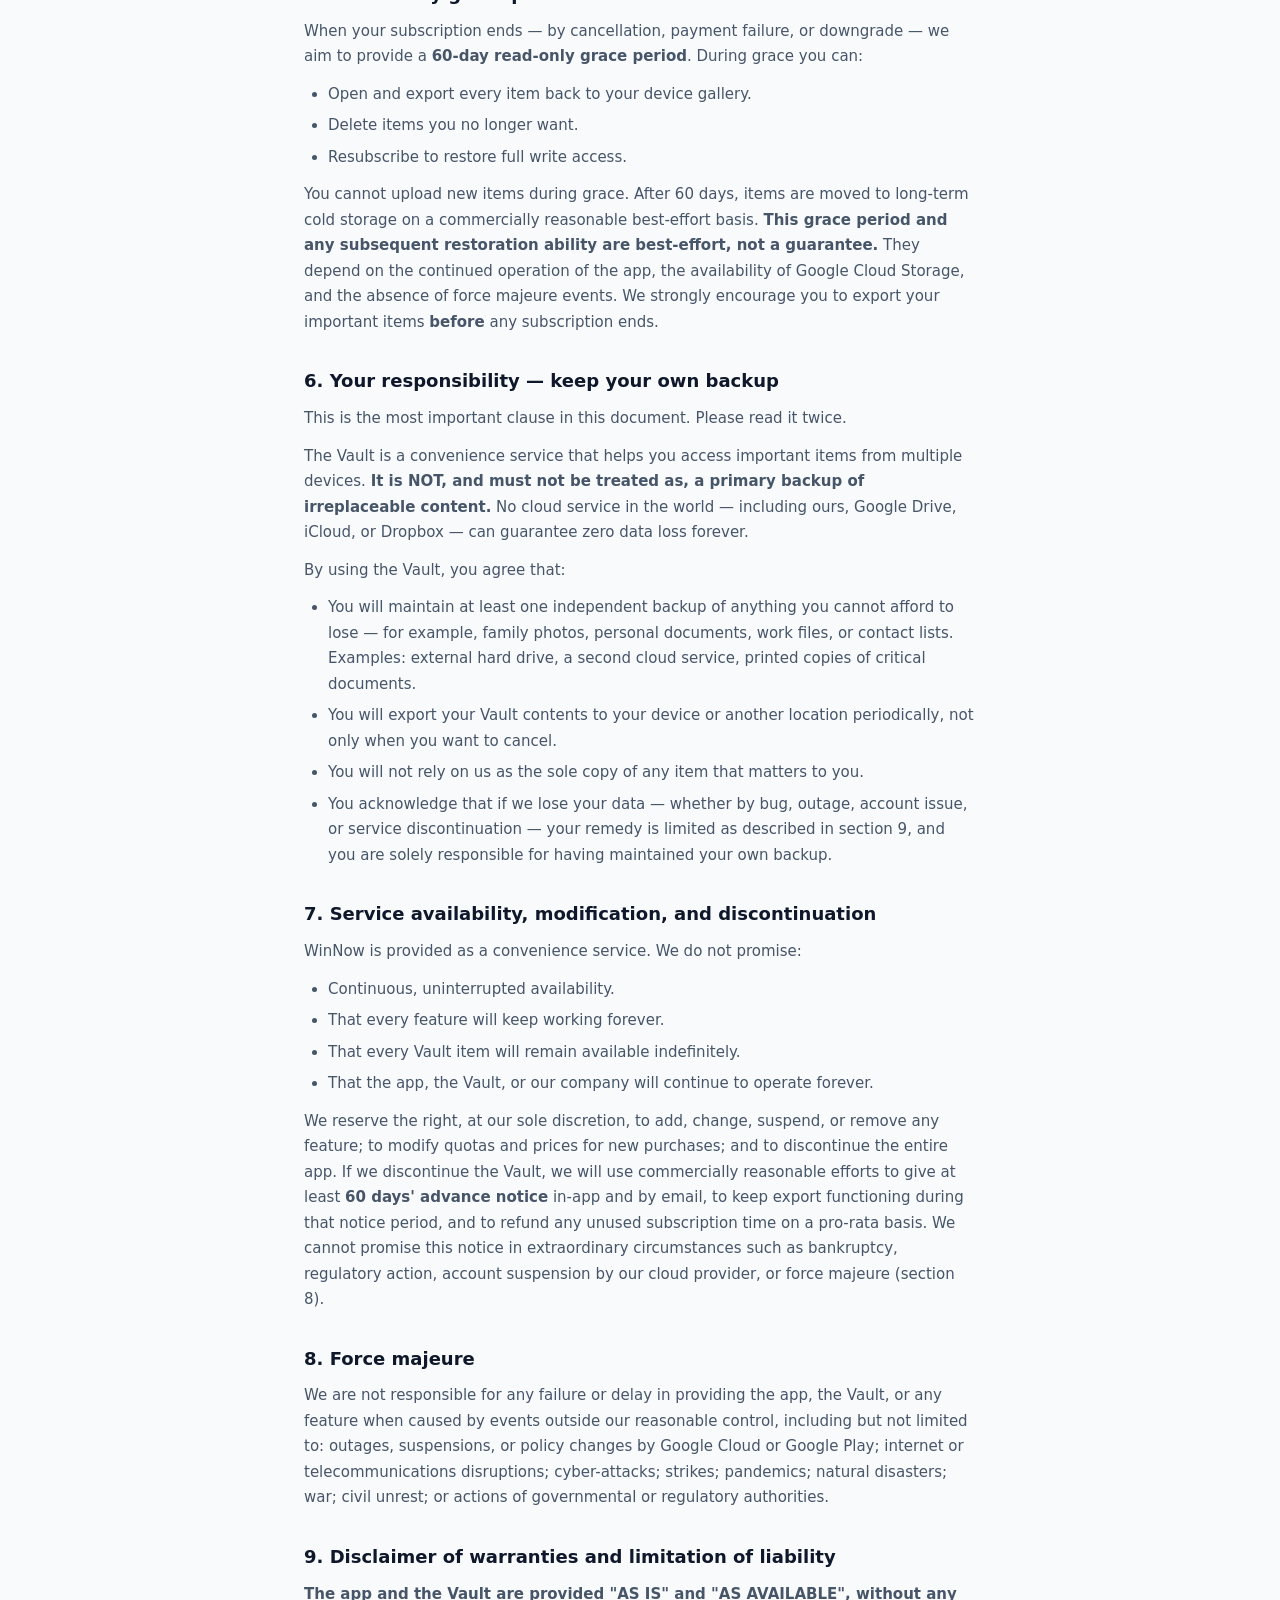
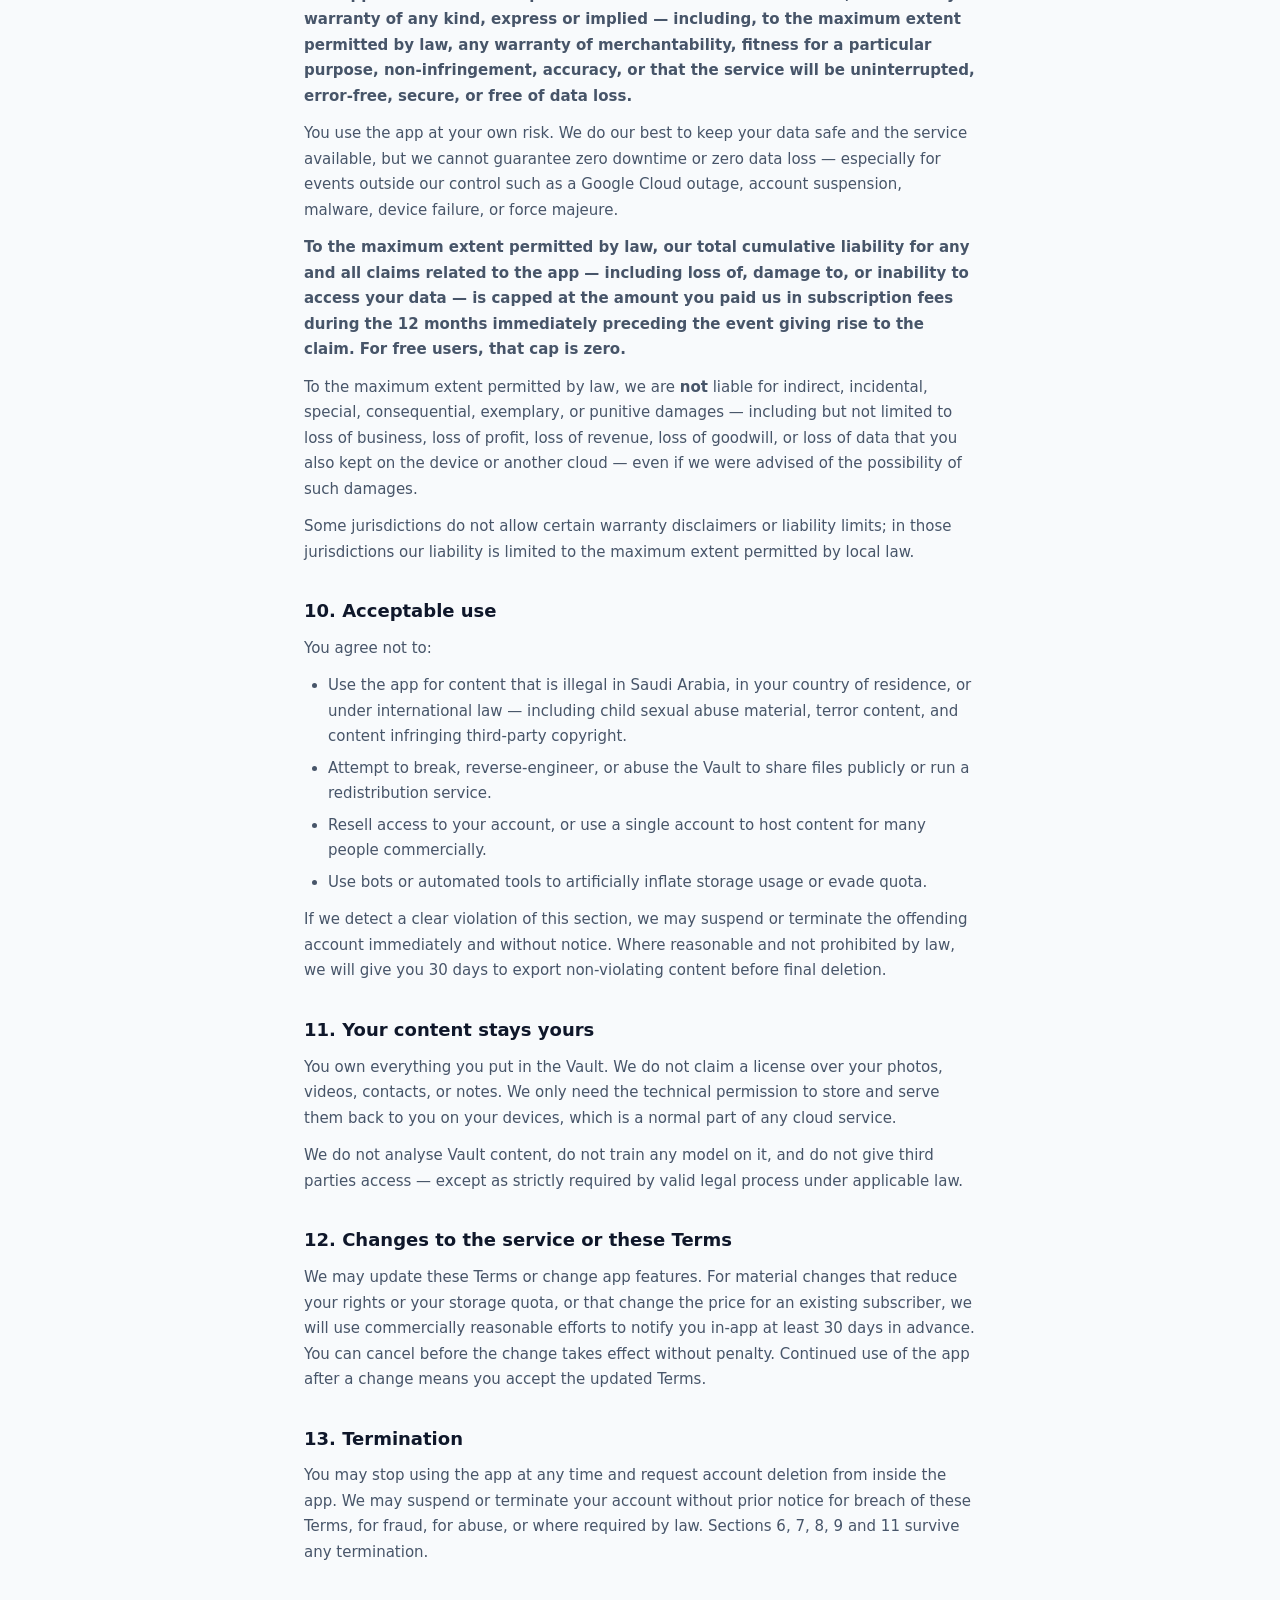
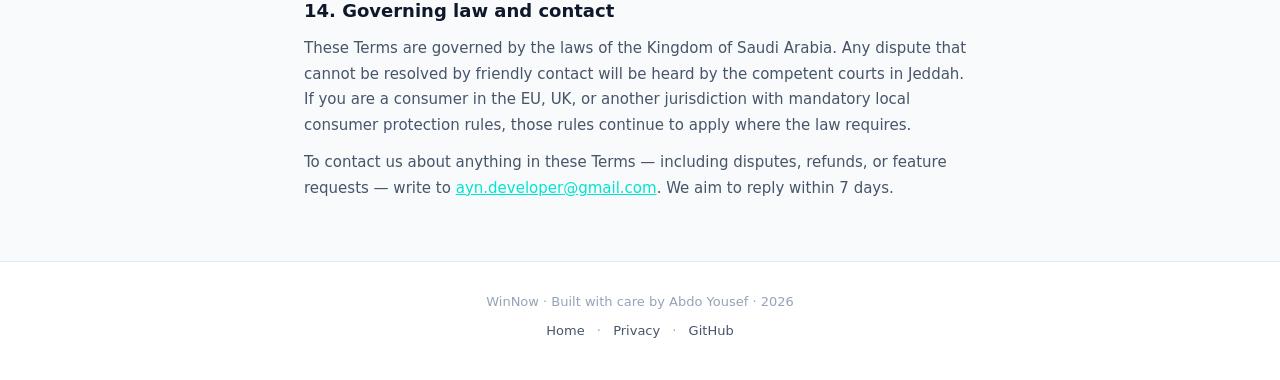
<file: terms.html>
<!DOCTYPE html>
<html lang="en">
<head>
<meta charset="UTF-8">
<meta name="viewport" content="width=device-width, initial-scale=1.0">
<title>Terms of Service — WinNow</title>
<meta name="description" content="WinNow Terms of Service — subscription rules, your rights, and limits of liability.">
<link rel="stylesheet" href="style.css">
</head>
<body>

<header class="doc-header">
  <div class="container">
    <a class="doc-back" href="index.html">← Back to legal</a>
    <h1 class="doc-title">Terms of Service</h1>
    <p class="doc-meta">Effective date: 25 April 2026 · Last updated: 25 April 2026</p>
  </div>
</header>

<main class="container">

  <div class="doc-intro">
    <strong>The short version.</strong> By installing or using WinNow, you accept these terms. The cleaner is free. The Vault is a paid <strong>convenience</strong> service for accessing your important items across devices — <strong>not a backup service</strong>. <strong>You must keep your own independent backup of anything you cannot afford to lose.</strong> The service is provided "as is", may experience outages, and may be discontinued in the future. Please read sections 6, 7, 8 and 9 carefully — they describe what you are responsible for and what we are not liable for.
  </div>

  <section class="doc-section">
    <h2>1. The agreement</h2>
    <p>These Terms form a binding agreement between you and Abdo Yousef ("we", "us"), the operator of WinNow ("the app"), with contact address <a href="mailto:ayn.developer@gmail.com">ayn.developer@gmail.com</a>. By installing or using the app you confirm you are at least 13 years old (or the legal minimum in your country), that you have authority to accept these Terms, and that you have read and understood the disclaimers in sections 6, 7, 8 and 9.</p>
  </section>

  <section class="doc-section">
    <h2>2. The free service — the cleaner</h2>
    <p>The cleaner — duplicate detection, blurry/screenshot/clutter detection, similar-photo grouping, manual review, and deletion — is provided free of charge. It runs on your device and does not require an account. We may show non-personalised ads inside the free cleaner. We will use commercially reasonable efforts to give you at least <strong>30 days advance in-app notice</strong> before discontinuing the free cleaner or moving any of its current core features behind a paywall — except where shorter notice is required by law, technical necessity, or events outside our control.</p>
  </section>

  <section class="doc-section">
    <h2>3. The Vault — paid convenience service</h2>
    <p>The Vault is an optional paid feature billed through Google Play. Tiers, prices, and quotas are shown inside the app on the Pricing screen and may be updated. Existing subscribers keep their current price for the remainder of their already-paid period. A subscription unlocks:</p>
    <ul>
      <li>Cloud-synced Vault folders (visible across your devices when you sign in).</li>
      <li>The storage quota of your tier.</li>
      <li>Optional contacts backup.</li>
      <li>Cards / sensitive notes folder protected by your in-app PIN.</li>
    </ul>
    <p><strong>The Vault is a convenience tool, not a primary backup.</strong> It is designed to make your important items easier to access from multiple devices. It does not replace independent backups. See section 6.</p>
  </section>

  <section class="doc-section">
    <h2>4. Billing, cancellation, and refunds</h2>
    <p>All payments are processed by Google Play. Subscriptions auto-renew at the price shown at purchase, until you cancel from your Google Play account settings. We do not have access to your card details and cannot issue refunds directly — refund policy is governed by <a href="https://support.google.com/googleplay/answer/2479637">Google Play's refund rules</a>.</p>
    <p>If you believe you were charged in error or the service was significantly broken, write to <a href="mailto:ayn.developer@gmail.com">ayn.developer@gmail.com</a>. We will support a refund request to Google in good faith where appropriate, but the final decision rests with Google.</p>
  </section>

  <section class="doc-section">
    <h2>5. The 60-day grace period — best-effort</h2>
    <p>When your subscription ends — by cancellation, payment failure, or downgrade — we aim to provide a <strong>60-day read-only grace period</strong>. During grace you can:</p>
    <ul>
      <li>Open and export every item back to your device gallery.</li>
      <li>Delete items you no longer want.</li>
      <li>Resubscribe to restore full write access.</li>
    </ul>
    <p>You cannot upload new items during grace. After 60 days, items are moved to long-term cold storage on a commercially reasonable best-effort basis. <strong>This grace period and any subsequent restoration ability are best-effort, not a guarantee.</strong> They depend on the continued operation of the app, the availability of Google Cloud Storage, and the absence of force majeure events. We strongly encourage you to export your important items <strong>before</strong> any subscription ends.</p>
  </section>

  <section class="doc-section">
    <h2>6. Your responsibility — keep your own backup</h2>
    <p>This is the most important clause in this document. Please read it twice.</p>
    <p>The Vault is a convenience service that helps you access important items from multiple devices. <strong>It is NOT, and must not be treated as, a primary backup of irreplaceable content.</strong> No cloud service in the world — including ours, Google Drive, iCloud, or Dropbox — can guarantee zero data loss forever.</p>
    <p>By using the Vault, you agree that:</p>
    <ul>
      <li>You will maintain at least one independent backup of anything you cannot afford to lose — for example, family photos, personal documents, work files, or contact lists. Examples: external hard drive, a second cloud service, printed copies of critical documents.</li>
      <li>You will export your Vault contents to your device or another location periodically, not only when you want to cancel.</li>
      <li>You will not rely on us as the sole copy of any item that matters to you.</li>
      <li>You acknowledge that if we lose your data — whether by bug, outage, account issue, or service discontinuation — your remedy is limited as described in section 9, and you are solely responsible for having maintained your own backup.</li>
    </ul>
  </section>

  <section class="doc-section">
    <h2>7. Service availability, modification, and discontinuation</h2>
    <p>WinNow is provided as a convenience service. We do not promise:</p>
    <ul>
      <li>Continuous, uninterrupted availability.</li>
      <li>That every feature will keep working forever.</li>
      <li>That every Vault item will remain available indefinitely.</li>
      <li>That the app, the Vault, or our company will continue to operate forever.</li>
    </ul>
    <p>We reserve the right, at our sole discretion, to add, change, suspend, or remove any feature; to modify quotas and prices for new purchases; and to discontinue the entire app. If we discontinue the Vault, we will use commercially reasonable efforts to give at least <strong>60 days' advance notice</strong> in-app and by email, to keep export functioning during that notice period, and to refund any unused subscription time on a pro-rata basis. We cannot promise this notice in extraordinary circumstances such as bankruptcy, regulatory action, account suspension by our cloud provider, or force majeure (section 8).</p>
  </section>

  <section class="doc-section">
    <h2>8. Force majeure</h2>
    <p>We are not responsible for any failure or delay in providing the app, the Vault, or any feature when caused by events outside our reasonable control, including but not limited to: outages, suspensions, or policy changes by Google Cloud or Google Play; internet or telecommunications disruptions; cyber-attacks; strikes; pandemics; natural disasters; war; civil unrest; or actions of governmental or regulatory authorities.</p>
  </section>

  <section class="doc-section">
    <h2>9. Disclaimer of warranties and limitation of liability</h2>
    <p><strong>The app and the Vault are provided "AS IS" and "AS AVAILABLE", without any warranty of any kind, express or implied — including, to the maximum extent permitted by law, any warranty of merchantability, fitness for a particular purpose, non-infringement, accuracy, or that the service will be uninterrupted, error-free, secure, or free of data loss.</strong></p>
    <p>You use the app at your own risk. We do our best to keep your data safe and the service available, but we cannot guarantee zero downtime or zero data loss — especially for events outside our control such as a Google Cloud outage, account suspension, malware, device failure, or force majeure.</p>
    <p><strong>To the maximum extent permitted by law, our total cumulative liability for any and all claims related to the app — including loss of, damage to, or inability to access your data — is capped at the amount you paid us in subscription fees during the 12 months immediately preceding the event giving rise to the claim. For free users, that cap is zero.</strong></p>
    <p>To the maximum extent permitted by law, we are <strong>not</strong> liable for indirect, incidental, special, consequential, exemplary, or punitive damages — including but not limited to loss of business, loss of profit, loss of revenue, loss of goodwill, or loss of data that you also kept on the device or another cloud — even if we were advised of the possibility of such damages.</p>
    <p>Some jurisdictions do not allow certain warranty disclaimers or liability limits; in those jurisdictions our liability is limited to the maximum extent permitted by local law.</p>
  </section>

  <section class="doc-section">
    <h2>10. Acceptable use</h2>
    <p>You agree not to:</p>
    <ul>
      <li>Use the app for content that is illegal in Saudi Arabia, in your country of residence, or under international law — including child sexual abuse material, terror content, and content infringing third-party copyright.</li>
      <li>Attempt to break, reverse-engineer, or abuse the Vault to share files publicly or run a redistribution service.</li>
      <li>Resell access to your account, or use a single account to host content for many people commercially.</li>
      <li>Use bots or automated tools to artificially inflate storage usage or evade quota.</li>
    </ul>
    <p>If we detect a clear violation of this section, we may suspend or terminate the offending account immediately and without notice. Where reasonable and not prohibited by law, we will give you 30 days to export non-violating content before final deletion.</p>
  </section>

  <section class="doc-section">
    <h2>11. Your content stays yours</h2>
    <p>You own everything you put in the Vault. We do not claim a license over your photos, videos, contacts, or notes. We only need the technical permission to store and serve them back to you on your devices, which is a normal part of any cloud service.</p>
    <p>We do not analyse Vault content, do not train any model on it, and do not give third parties access — except as strictly required by valid legal process under applicable law.</p>
  </section>

  <section class="doc-section">
    <h2>12. Changes to the service or these Terms</h2>
    <p>We may update these Terms or change app features. For material changes that reduce your rights or your storage quota, or that change the price for an existing subscriber, we will use commercially reasonable efforts to notify you in-app at least 30 days in advance. You can cancel before the change takes effect without penalty. Continued use of the app after a change means you accept the updated Terms.</p>
  </section>

  <section class="doc-section">
    <h2>13. Termination</h2>
    <p>You may stop using the app at any time and request account deletion from inside the app. We may suspend or terminate your account without prior notice for breach of these Terms, for fraud, for abuse, or where required by law. Sections 6, 7, 8, 9 and 11 survive any termination.</p>
  </section>

  <section class="doc-section">
    <h2>14. Governing law and contact</h2>
    <p>These Terms are governed by the laws of the Kingdom of Saudi Arabia. Any dispute that cannot be resolved by friendly contact will be heard by the competent courts in Jeddah. If you are a consumer in the EU, UK, or another jurisdiction with mandatory local consumer protection rules, those rules continue to apply where the law requires.</p>
    <p>To contact us about anything in these Terms — including disputes, refunds, or feature requests — write to <a href="mailto:ayn.developer@gmail.com">ayn.developer@gmail.com</a>. We aim to reply within 7 days.</p>
  </section>

</main>

<footer>
  <div class="container">
    <p>WinNow · Built with care by Abdo Yousef · 2026</p>
    <p class="links">
      <a href="index.html">Home</a> ·
      <a href="privacy.html">Privacy</a> ·
      <a href="https://github.com/abdoooyousef/winnow">GitHub</a>
    </p>
  </div>
</footer>

</body>
</html>
</file>
<file: style.css>
/* WinNow legal pages — minimal, mobile-first, no external deps */

* { box-sizing: border-box; margin: 0; padding: 0; }

:root {
  --primary: #00E5D1;
  --primary-dark: #00B8A8;
  --bg: #0D1117;
  --surface: #161B22;
  --surface-2: #1F2730;
  --border: #2A313C;
  --text: #F0F3F6;
  --text-dim: #A6B0BD;
  --text-muted: #6B7684;
}

@media (prefers-color-scheme: light) {
  :root {
    --bg: #F8FAFC;
    --surface: #FFFFFF;
    --surface-2: #F1F5F9;
    --border: #E2E8F0;
    --text: #0F172A;
    --text-dim: #475569;
    --text-muted: #94A3B8;
  }
}

body {
  font-family: -apple-system, BlinkMacSystemFont, 'Segoe UI', system-ui, sans-serif;
  background: var(--bg);
  color: var(--text);
  line-height: 1.6;
  font-size: 16px;
}

.container {
  max-width: 720px;
  margin: 0 auto;
  padding: 0 24px;
}

/* === Hero header === */
.hero {
  padding: 60px 0 40px;
  text-align: center;
  background: linear-gradient(
    135deg,
    color-mix(in srgb, var(--primary) 8%, transparent),
    transparent 70%
  );
  border-bottom: 1px solid var(--border);
}

.brand {
  font-family: 'Georgia', serif;
  font-size: 48px;
  font-weight: 700;
  letter-spacing: -0.5px;
}

.brand-w {
  color: var(--primary);
}

.tagline {
  margin-top: 6px;
  color: var(--text-dim);
  font-size: 15px;
  font-style: italic;
}

/* === Card grid (index page) === */
.card-grid {
  display: grid;
  grid-template-columns: 1fr 1fr;
  gap: 18px;
  margin: 50px 0;
}

@media (max-width: 600px) {
  .card-grid {
    grid-template-columns: 1fr;
  }
}

.card {
  background: var(--surface);
  border: 1px solid var(--border);
  border-radius: 14px;
  padding: 24px;
  text-decoration: none;
  color: var(--text);
  transition: transform 0.15s ease, border-color 0.15s ease;
  display: block;
}

.card:hover {
  transform: translateY(-2px);
  border-color: var(--primary);
}

.card-icon {
  font-size: 32px;
  margin-bottom: 12px;
}

.card h2 {
  font-size: 20px;
  margin-bottom: 8px;
}

.card p {
  color: var(--text-dim);
  font-size: 14px;
  margin-bottom: 14px;
}

.card-cta {
  color: var(--primary);
  font-weight: 600;
  font-size: 14px;
}

.contact {
  background: var(--surface);
  border: 1px solid var(--border);
  border-radius: 14px;
  padding: 22px;
  margin: 40px 0;
}

.contact h3 {
  font-size: 18px;
  margin-bottom: 8px;
}

.contact p {
  color: var(--text-dim);
  font-size: 14px;
}

.contact a {
  color: var(--primary);
  text-decoration: none;
}

.contact a:hover {
  text-decoration: underline;
}

/* === Document pages (privacy/terms) === */
.doc-header {
  padding: 40px 0 30px;
  border-bottom: 1px solid var(--border);
  margin-bottom: 40px;
}

.doc-back {
  display: inline-block;
  color: var(--text-dim);
  text-decoration: none;
  font-size: 14px;
  margin-bottom: 16px;
}

.doc-back:hover {
  color: var(--primary);
}

.doc-title {
  font-family: 'Georgia', serif;
  font-size: 36px;
  font-weight: 700;
  letter-spacing: -0.5px;
  margin-bottom: 6px;
}

.doc-meta {
  color: var(--text-dim);
  font-size: 14px;
}

.doc-intro {
  background: color-mix(in srgb, var(--primary) 8%, var(--surface));
  border: 1px solid color-mix(in srgb, var(--primary) 30%, transparent);
  border-radius: 12px;
  padding: 18px;
  margin-bottom: 36px;
  font-size: 14px;
  line-height: 1.7;
}

.doc-intro strong {
  color: var(--primary);
}

.doc-section {
  margin-bottom: 32px;
}

.doc-section h2 {
  font-size: 18px;
  font-weight: 700;
  margin-bottom: 10px;
  color: var(--text);
}

.doc-section p {
  color: var(--text-dim);
  font-size: 15px;
  line-height: 1.7;
  margin-bottom: 12px;
}

.doc-section ul {
  margin: 12px 0 12px 24px;
  color: var(--text-dim);
  font-size: 15px;
}

.doc-section ul li {
  margin-bottom: 6px;
  line-height: 1.7;
}

.doc-section a {
  color: var(--primary);
}

/* === Footer === */
footer {
  background: var(--surface);
  border-top: 1px solid var(--border);
  padding: 30px 0;
  margin-top: 60px;
  text-align: center;
}

footer p {
  color: var(--text-muted);
  font-size: 13px;
  margin-bottom: 8px;
}

footer .links a {
  color: var(--text-dim);
  text-decoration: none;
  margin: 0 8px;
}

footer .links a:hover {
  color: var(--primary);
}
</file>
